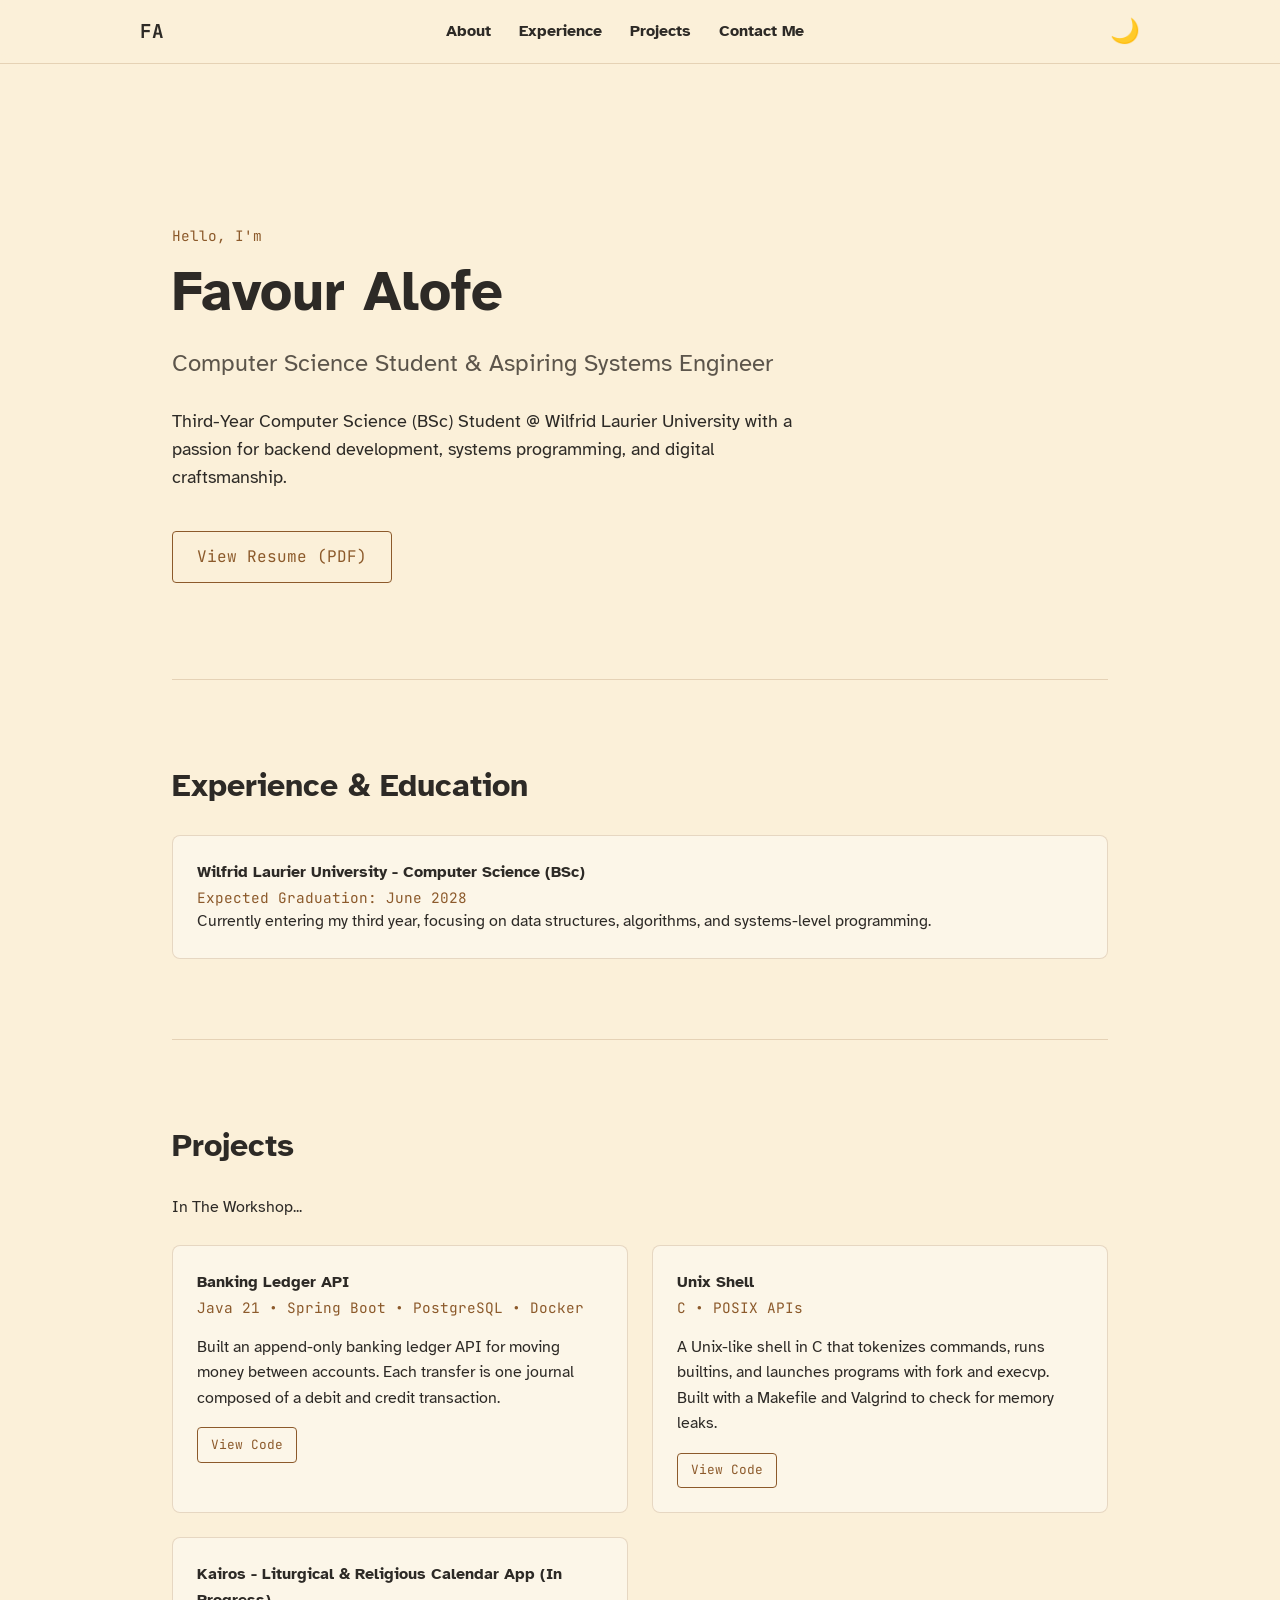
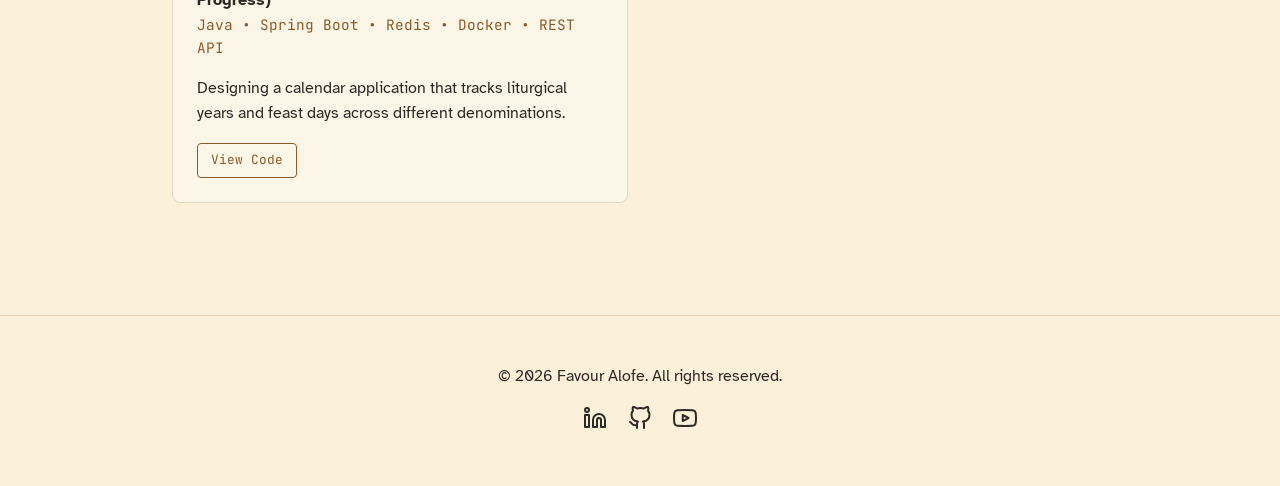
<file: index.html>
<!DOCTYPE html>
<html lang="en">

<head>
  <meta charset="UTF-8">
  <meta name="viewport" content="width=device-width, initial-scale=1.0">
  <meta name="description"
    content="Portfolio of Favour Alofe, a Third-Year Computer Science (BSc) student at Wilfrid Laurier University.">
  <title>Favour Alofe | Software Engineer</title>
  <link rel="stylesheet" href="./style.css">

  <link rel="preconnect" href="https://fonts.googleapis.com">
  <link rel="preconnect" href="https://fonts.gstatic.com" crossorigin>
  <link
    href="https://fonts.googleapis.com/css2?family=Atkinson+Hyperlegible:ital,wght@0,400;0,700;1,400&family=JetBrains+Mono:wght@400;700&display=swap"
    rel="stylesheet">

  <script src="./script.js" defer></script>
</head>

<body>
  <header>
    <nav>
      <div class="logo"><a href="#">FA</a></div>
      <div class="nav-links">
        <a href="#about">About</a>
        <a href="#experience">Experience</a>
        <a href="#projects">Projects</a>
        <a href="mailto:favouralofe@proton.me">Contact Me</a>
      </div>
      <button id="theme-toggle" aria-label="Toggle Dark Mode">🌙</button>
    </nav>
  </header>

  <main>
    <section id="about" class="hero">
      <p class="mono-text greeting">Hello, I'm</p>
      <h1>Favour Alofe</h1>
      <h2>Computer Science Student & Aspiring Systems Engineer</h2>
      <p class="bio">
        Third-Year Computer Science (BSc) Student @ Wilfrid Laurier University with a passion for backend
        development, systems programming, and digital craftsmanship.
      </p>
      <a href="https://drive.proton.me/urls/1E67S17CG0#pny7hmgY9iOu" target="_blank" rel="noopener noreferrer"
        class="btn-primary">View Resume
        (PDF)</a>
    </section>

    <hr>

    <section id="experience">
      <h3>Experience & Education</h3>
      <div class="card">
        <h4>Wilfrid Laurier University - Computer Science (BSc)</h4>
        <p class="mono-text date">Expected Graduation: June 2028</p>
        <p>Currently entering my third year, focusing on data structures, algorithms, and systems-level programming.</p>
      </div>
    </section>

    <hr>

    <section id="projects">
      <h3>Projects</h3>
      <p class="subtitle">In The Workshop...</p>

      <div class="project-grid">
        <div class="card">
          <h4>Banking Ledger API</h4>
          <p class="mono-text tech-stack">Java 21 &bull; Spring Boot &bull; PostgreSQL &bull; Docker</p>
          <p>Built an append-only banking ledger API for moving money between accounts. Each transfer is one journal
            composed of a debit and credit transaction.</p>
          <a href="https://github.com/FavourAlofe/banking-ledger-api" target="_blank" rel="noopener noreferrer"
            class="btn-primary btn-small">View Code</a>
        </div>

        <div class="card">
          <h4>Unix Shell</h4>
          <p class="mono-text tech-stack">C &bull; POSIX APIs</p>
          <p>A Unix-like shell in C that tokenizes commands, runs builtins, and launches programs with fork and execvp.
            Built with a Makefile and Valgrind to check for memory leaks.</p>
          <a href="https://github.com/FavourAlofe/unix-shell" target="_blank" rel="noopener noreferrer"
            class="btn-primary btn-small">View Code</a>
        </div>

        <div class="card">
          <h4>Kairos - Liturgical & Religious Calendar App (In Progress)</h4>
          <p class="mono-text tech-stack">Java &bull; Spring Boot &bull; Redis &bull; Docker &bull; REST API</p>
          <p>Designing a calendar application that tracks liturgical years and feast days across different
            denominations.
          </p>
          <a href="https://github.com/FavourAlofe/kairos-app" target="_blank" rel="noopener noreferrer"
            class="btn-primary btn-small">View Code</a>
        </div>
      </div>
    </section>
  </main>

  <footer>
    <div class="footer-content">
      <p>&copy; <span id="current-year"></span> Favour Alofe. All rights reserved.</p>
      <div class="social-links">
        <a href="https://linkedin.com/in/FavourAlofe" target="_blank" rel="noopener noreferrer" aria-label="LinkedIn">
          <svg width="24" height="24" viewBox="0 0 24 24" fill="none" stroke="currentColor" stroke-width="2"
            stroke-linecap="round" stroke-linejoin="round">
            <path d="M16 8a6 6 0 0 1 6 6v7h-4v-7a2 2 0 0 0-2-2 2 2 0 0 0-2 2v7h-4v-7a6 6 0 0 1 6-6z"></path>
            <rect x="2" y="9" width="4" height="12"></rect>
            <circle cx="4" cy="4" r="2"></circle>
          </svg>
        </a>

        <a href="https://github.com/FavourAlofe" target="_blank" rel="noopener noreferrer" aria-label="GitHub">
          <svg width="24" height="24" viewBox="0 0 24 24" fill="none" stroke="currentColor" stroke-width="2"
            stroke-linecap="round" stroke-linejoin="round">
            <path
              d="M9 19c-5 1.5-5-2.5-7-3m14 6v-3.87a3.37 3.37 0 0 0-.94-2.61c3.14-.35 6.44-1.54 6.44-7A5.44 5.44 0 0 0 20 4.77 5.07 5.07 0 0 0 19.91 1S18.73.65 16 2.48a13.38 13.38 0 0 0-7 0C6.27.65 5.09 1 5.09 1A5.07 5.07 0 0 0 5 4.77a5.44 5.44 0 0 0-1.5 3.78c0 5.42 3.3 6.61 6.44 7A3.37 3.37 0 0 0 9 18.13V22">
            </path>
          </svg>
        </a>

        <a href="https://youtube.com/@f4vour" target="_blank" rel="noopener noreferrer" aria-label="YouTube">
          <svg width="24" height="24" viewBox="0 0 24 24" fill="none" stroke="currentColor" stroke-width="2"
            stroke-linecap="round" stroke-linejoin="round">
            <path
              d="M22.54 6.42a2.78 2.78 0 0 0-1.94-2C18.88 4 12 4 12 4s-6.88 0-8.6.42a2.78 2.78 0 0 0-1.94 2C1 8.13 1 12 1 12s0 3.87.54 5.58a2.78 2.78 0 0 0 1.94 2C5.12 20 12 20 12 20s6.88 0 8.6-.42a2.78 2.78 0 0 0 1.94-2C23 15.87 23 12 23 12s0-3.87-.54-5.58z">
            </path>
            <polygon points="9.75 15.02 15.5 12 9.75 8.98 9.75 15.02"></polygon>
          </svg>
        </a>
      </div>
    </div>
  </footer>
</body>

</html>
</file>
<file: style.css>
:root {
  --bg-color: #fbf0d9;
  --text-color: #2d2a26;
  --text-muted: #5c554b;
  --accent-color: #8c5a2b;
  --card-bg: rgba(255, 255, 255, 0.4);
  --border-color: rgba(140, 90, 43, 0.2);
  --nav-bg: rgba(251, 240, 217, 0.9);
}

[data-theme="dark"] {
  --bg-color: #1a1a1a;
  --text-color: #e0e0e0;
  --text-muted: #a0a0a0;
  --accent-color: #d19a66;
  --card-bg: rgba(255, 255, 255, 0.05);
  --border-color: rgba(209, 154, 102, 0.2);
  --nav-bg: rgba(26, 26, 26, 0.9);
}

html {
  scroll-behavior: smooth;
}

* {
  margin: 0;
  padding: 0;
  box-sizing: border-box;
}

body {
  font-family: "Atkinson Hyperlegible", sans-serif;
  background-color: var(--bg-color);
  color: var(--text-color);
  transition: background-color 0.2s ease, color 0.2s ease;
  display: flex;
  flex-direction: column;
  min-height: 100vh;
  line-height: 1.6;
}

h1 {
  font-size: 3.5rem;
  margin-bottom: 0.5rem;
}

h2 {
  font-size: 1.5rem;
  color: var(--text-muted);
  margin-bottom: 1.5rem;
  font-weight: normal;
}

h3 {
  font-size: 2rem;
  margin-bottom: 1.5rem;
}

.mono-text {
  font-family: "JetBrains Mono", monospace;
  font-size: 0.9rem;
  color: var(--accent-color);
}

header {
  position: sticky;
  top: 0;
  background-color: var(--nav-bg);
  padding: 1rem 2rem;
  backdrop-filter: blur(5px);
  z-index: 100;
  border-bottom: 1px solid var(--border-color);
}

nav {
  display: flex;
  justify-content: space-between;
  align-items: center;
  max-width: 1000px;
  margin: 0 auto;
}

.logo {
  font-family: "JetBrains Mono", monospace;
  font-weight: bold;
  font-size: 1.2rem;
}

.logo a {
  text-decoration: none;
  color: var(--text-color);
  transition: color 0.2s;
}

.nav-links a {
  text-decoration: none;
  color: var(--text-color);
  margin-right: 1.5rem;
  font-weight: bold;
  transition: color 0.2s;
}

.nav-links a:hover {
  color: var(--accent-color);
}


#theme-toggle {
  background: none;
  border: none;
  font-size: 1.5rem;
  cursor: pointer;
}

main {
  max-width: 1000px;
  margin: 2rem auto;
  padding: 0 2rem;
  width: 100%;
  flex-grow: 1;
}

section {
  padding: 5rem 0;
}

.hero {
  padding: 8rem 0 6rem 0;
}

.bio {
  max-width: 650px;
  font-size: 1.1rem;
  margin-bottom: 2.5rem;
}

hr {
  border: 0;
  height: 1px;
  background-color: var(--border-color);
}

.card {
  background: var(--card-bg);
  border: 1px solid var(--border-color);
  padding: 1.5rem;
  border-radius: 8px;
  transition: transform 0.2s ease, border-color 0.2s ease;
}

.card:hover {
  transform: translateY(-3px);
  border-color: var(--accent-color);
}

.project-grid {
  display: grid;
  grid-template-columns: repeat(auto-fit, minmax(300px, 1fr));
  gap: 1.5rem;
  margin-top: 1.5rem;
}

.tech-stack {
  margin-bottom: 1rem;
}

.btn-primary {
  display: inline-block;
  padding: 0.75rem 1.5rem;
  background-color: transparent;
  color: var(--accent-color);
  border: 1px solid var(--accent-color);
  border-radius: 4px;
  text-decoration: none;
  font-family: "JetBrains Mono", monospace;
  transition: all 0.2s;
}

.btn-primary:hover {
  background-color: var(--accent-color);
  color: var(--bg-color);
}

.btn-small {
  padding: 0.4rem 0.8rem;
  font-size: 0.8rem;
  margin-top: 1rem;
}

footer {
  padding: 3rem 2rem;
  text-align: center;
  border-top: 1px solid var(--border-color);
}

.social-links {
  margin-top: 1rem;
}

.social-links a {
  margin: 0 0.5rem;
  color: var(--text-color);
  text-decoration: none;
  font-weight: bold;
  transition: color 0.2s;
}

.social-links a:hover {
  color: var(--accent-color);
}

@media (max-width: 768px) {
  nav {
    flex-direction: column;
    gap: 1rem;
  }

  .nav-links a {
    margin: 0 0.5rem;
  }

  h1 {
    font-size: 2.5rem;
  }

  .hero {
    padding: 4rem 0 3rem 0;
  }
}
</file>
